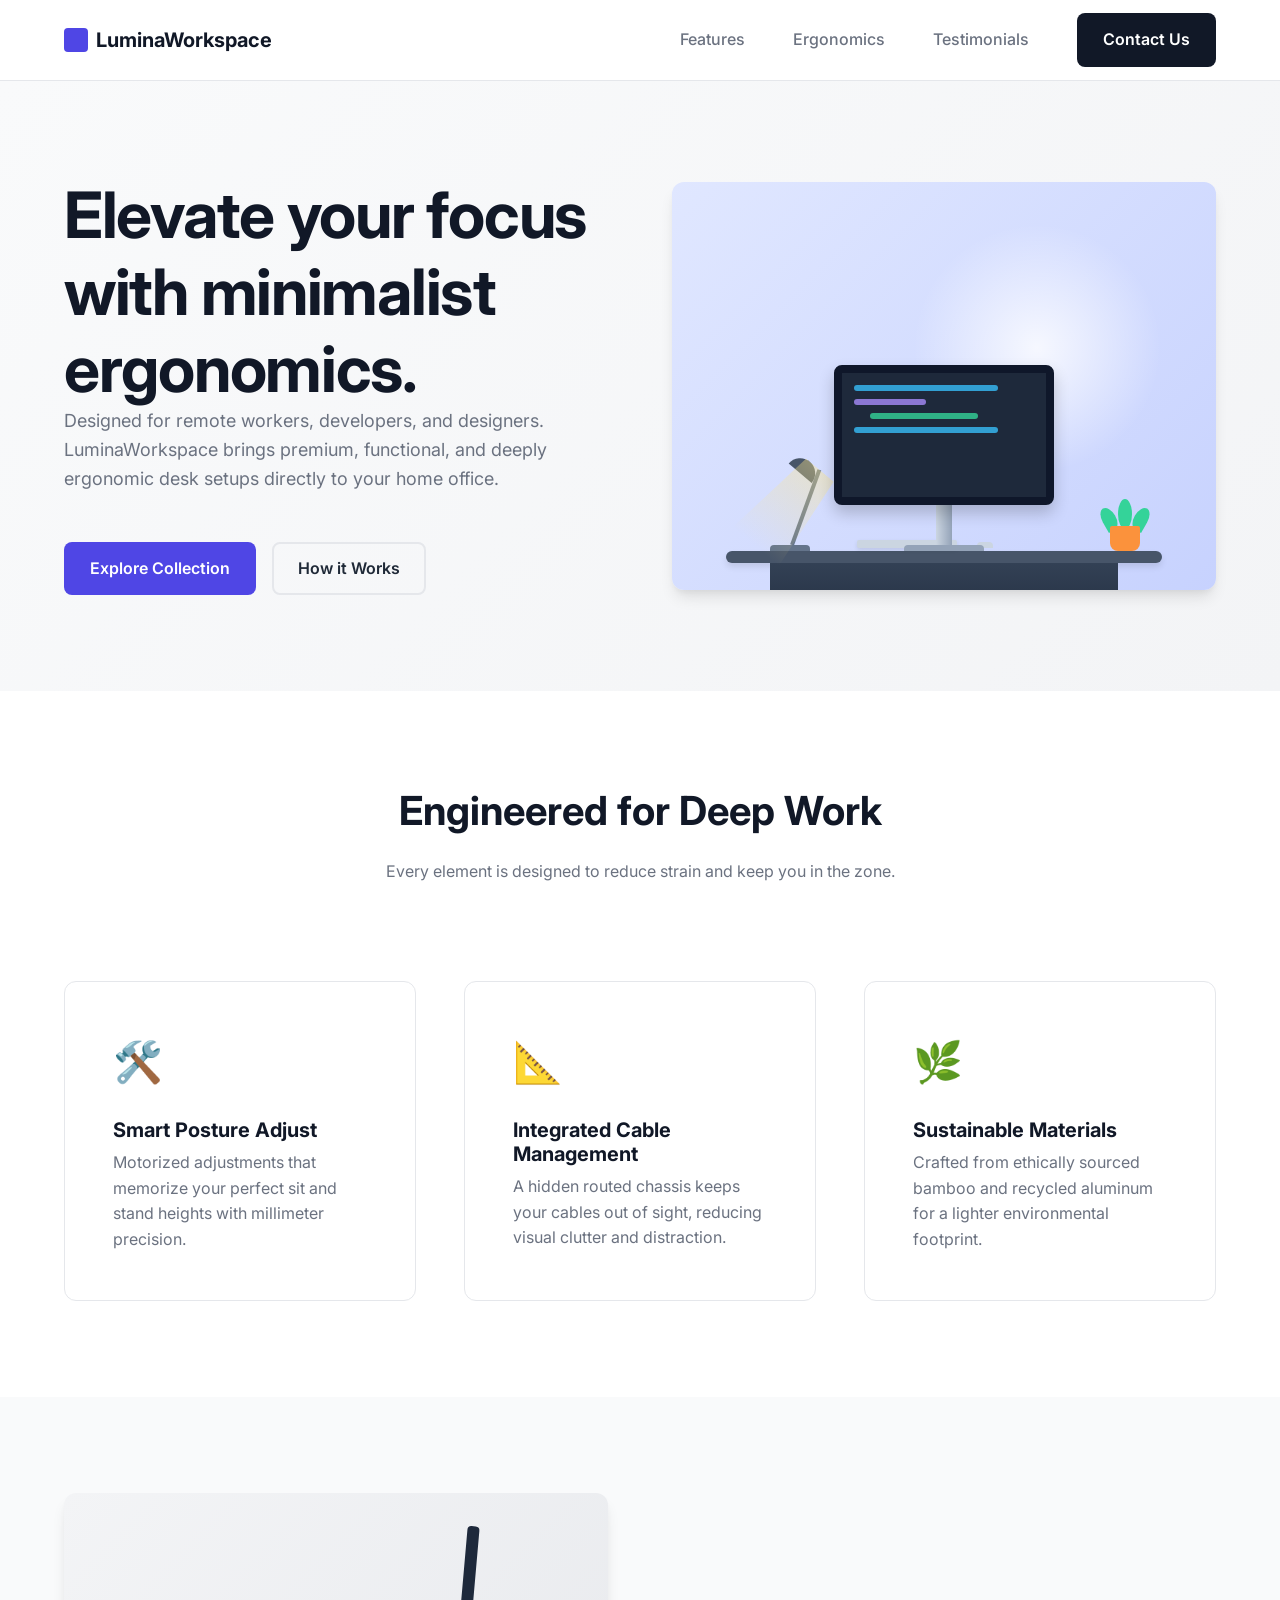
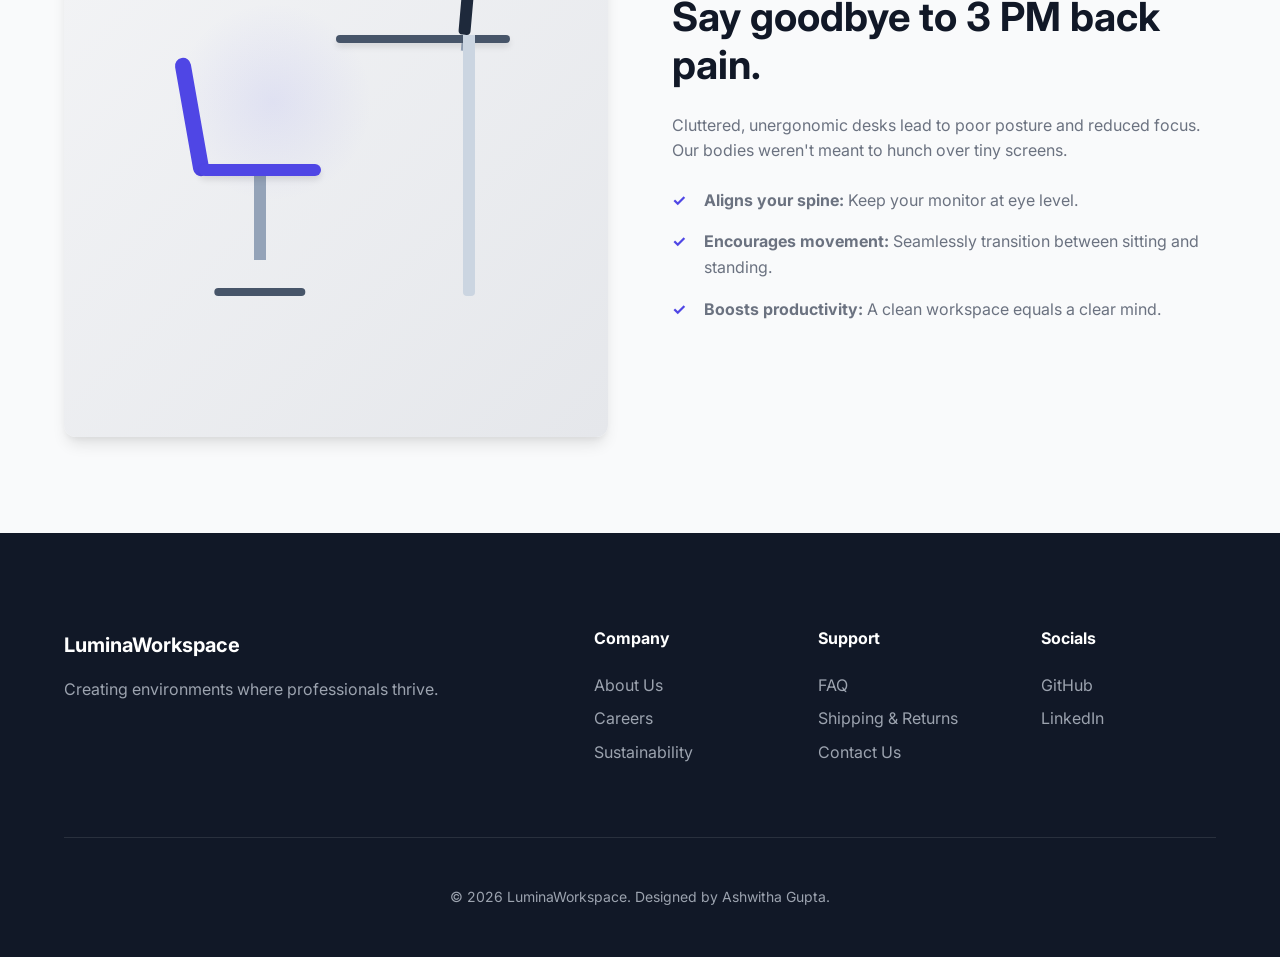
<file: WebDev-L1-LandingPage/index.html>
<!DOCTYPE html>
<html lang="en">
<head>
    <meta charset="UTF-8">
    <meta name="viewport" content="width=device-width, initial-scale=1.0">
    <title>LuminaWorkspace — Elevate Your Focus</title>
    <meta name="description" content="Premium ergonomic workspace desk and accessories built for professionals.">
    <link rel="stylesheet" href="css/style.css">
    <link rel="preconnect" href="https://fonts.googleapis.com">
    <link rel="preconnect" href="https://fonts.gstatic.com" crossorigin>
    <link href="https://fonts.googleapis.com/css2?family=Inter:wght@300;400;500;600;700&display=swap" rel="stylesheet">
</head>
<body>

    <!-- Semantic Header with Sticky Navigation -->
    <header class="site-header">
        <div class="container nav-container">
            <a href="#" class="brand-logo" aria-label="LuminaWorkspace Home">
                <span class="logo-icon" aria-hidden="true"></span>
                LuminaWorkspace
            </a>

            <!-- Mobile Navigation Checkbox Hack (No JS) -->
            <input type="checkbox" id="nav-toggle" class="nav-toggle" aria-label="Toggle navigation menu">
            <label for="nav-toggle" class="nav-toggle-label">
                <span aria-hidden="true"></span>
            </label>

            <nav class="primary-nav">
                <ul class="nav-links">
                    <li><a href="#features">Features</a></li>
                    <li><a href="#ergonomics">Ergonomics</a></li>
                    <li><a href="#testimonials">Testimonials</a></li>
                    <li><a href="#contact" class="btn btn-secondary">Contact Us</a></li>
                </ul>
            </nav>
        </div>
    </header>

    <main>
        <!-- Hero Section -->
        <section class="hero-section" id="hero">
            <div class="container hero-container">
                <div class="hero-content">
                    <h1>Elevate your focus with minimalist ergonomics.</h1>
                    <p class="subheadline">Designed for remote workers, developers, and designers. LuminaWorkspace brings premium, functional, and deeply ergonomic desk setups directly to your home office.</p>
                    <div class="hero-actions">
                        <a href="#collection" class="btn btn-primary">Explore Collection</a>
                        <a href="#features" class="btn btn-outline">How it Works</a>
                    </div>
                </div>
                <div class="hero-image-wrapper">
                    <div class="css-illustration" aria-label="A modern ergonomic desk setup with a monitor, keyboard, and plant">
                        <div class="illust-bg"></div>
                        <div class="illust-setup">
                            <div class="lamp">
                                <div class="lamp-head"></div>
                                <div class="lamp-arm"></div>
                                <div class="lamp-base"></div>
                                <div class="lamp-light"></div>
                            </div>
                            <div class="monitor">
                                <div class="screen">
                                    <div class="code-lines">
                                        <div class="line"></div>
                                        <div class="line short"></div>
                                        <div class="line indented"></div>
                                        <div class="line"></div>
                                    </div>
                                </div>
                                <div class="stand-neck"></div>
                                <div class="stand-base"></div>
                            </div>
                            <div class="plant">
                                <div class="leaf left"></div>
                                <div class="leaf right"></div>
                                <div class="leaf center"></div>
                                <div class="pot"></div>
                            </div>
                            <div class="keyboard"></div>
                            <div class="mouse"></div>
                            <div class="desk">
                                <div class="surface"></div>
                            </div>
                        </div>
                    </div>
                </div>
            </div>
        </section>

        <!-- Content Section 1: Features -->
        <section class="features-section" id="features">
            <div class="container">
                <div class="section-heading">
                    <h2>Engineered for Deep Work</h2>
                    <p>Every element is designed to reduce strain and keep you in the zone.</p>
                </div>
                <div class="features-grid">
                    <article class="feature-card">
                        <div class="feature-icon" aria-hidden="true">🛠️</div>
                        <h3>Smart Posture Adjust</h3>
                        <p>Motorized adjustments that memorize your perfect sit and stand heights with millimeter precision.</p>
                    </article>
                    <article class="feature-card">
                        <div class="feature-icon" aria-hidden="true">📐</div>
                        <h3>Integrated Cable Management</h3>
                        <p>A hidden routed chassis keeps your cables out of sight, reducing visual clutter and distraction.</p>
                    </article>
                    <article class="feature-card">
                        <div class="feature-icon" aria-hidden="true">🌿</div>
                        <h3>Sustainable Materials</h3>
                        <p>Crafted from ethically sourced bamboo and recycled aluminum for a lighter environmental footprint.</p>
                    </article>
                </div>
            </div>
        </section>

        <!-- Content Section 2: Problem/Solution (Ergonomics) -->
        <section class="split-section" id="ergonomics">
            <div class="container split-container">
                <div class="split-image-wrapper">
                    <div class="ergo-illustration" aria-label="Illustration of an ergonomic chair and desk setup indicating proper posture">
                        <div class="ergo-bg"></div>
                        <div class="ergo-setup">
                            <div class="ergo-desk">
                                <div class="ergo-monitor"></div>
                                <div class="ergo-surface"></div>
                                <div class="ergo-leg"></div>
                            </div>
                            <div class="ergo-chair">
                                <div class="chair-back"></div>
                                <div class="chair-seat"></div>
                                <div class="chair-base"></div>
                                <div class="chair-wheels"></div>
                            </div>
                        </div>
                    </div>
                </div>
                <div class="split-content">
                    <h2>Say goodbye to 3 PM back pain.</h2>
                    <p>Cluttered, unergonomic desks lead to poor posture and reduced focus. Our bodies weren't meant to hunch over tiny screens.</p>
                    <ul class="benefit-list">
                        <li><strong>Aligns your spine:</strong> Keep your monitor at eye level.</li>
                        <li><strong>Encourages movement:</strong> Seamlessly transition between sitting and standing.</li>
                        <li><strong>Boosts productivity:</strong> A clean workspace equals a clear mind.</li>
                    </ul>
                </div>
            </div>
        </section>
    </main>

    <!-- Semantic Footer -->
    <footer class="site-footer" id="contact">
        <div class="container footer-container">
            <div class="footer-brand">
                <a href="#" class="brand-logo footer-logo">LuminaWorkspace</a>
                <p>Creating environments where professionals thrive.</p>
            </div>
            <div class="footer-links">
                <div class="link-group">
                    <h4>Company</h4>
                    <ul>
                        <li><a href="#">About Us</a></li>
                        <li><a href="#">Careers</a></li>
                        <li><a href="#">Sustainability</a></li>
                    </ul>
                </div>
                <div class="link-group">
                    <h4>Support</h4>
                    <ul>
                        <li><a href="#">FAQ</a></li>
                        <li><a href="#">Shipping & Returns</a></li>
                        <li><a href="#">Contact Us</a></li>
                    </ul>
                </div>
                <div class="link-group">
                    <h4>Socials</h4>
                    <ul>
                        <li><a href="https://github.com/Ashwitha0818" target="_blank" rel="noopener noreferrer" aria-label="Visit Ashwitha Gupta on GitHub">GitHub</a></li>
                        <li><a href="https://www.linkedin.com/in/bonagiri-ashwitha-gupta-0b6493372" target="_blank" rel="noopener noreferrer" aria-label="Visit Ashwitha Gupta on LinkedIn">LinkedIn</a></li>
                    </ul>
                </div>
            </div>
        </div>
        <div class="container footer-bottom">
            <p>&copy; 2026 LuminaWorkspace. Designed by Ashwitha Gupta.</p>
        </div>
    </footer>

</body>
</html>
</file>
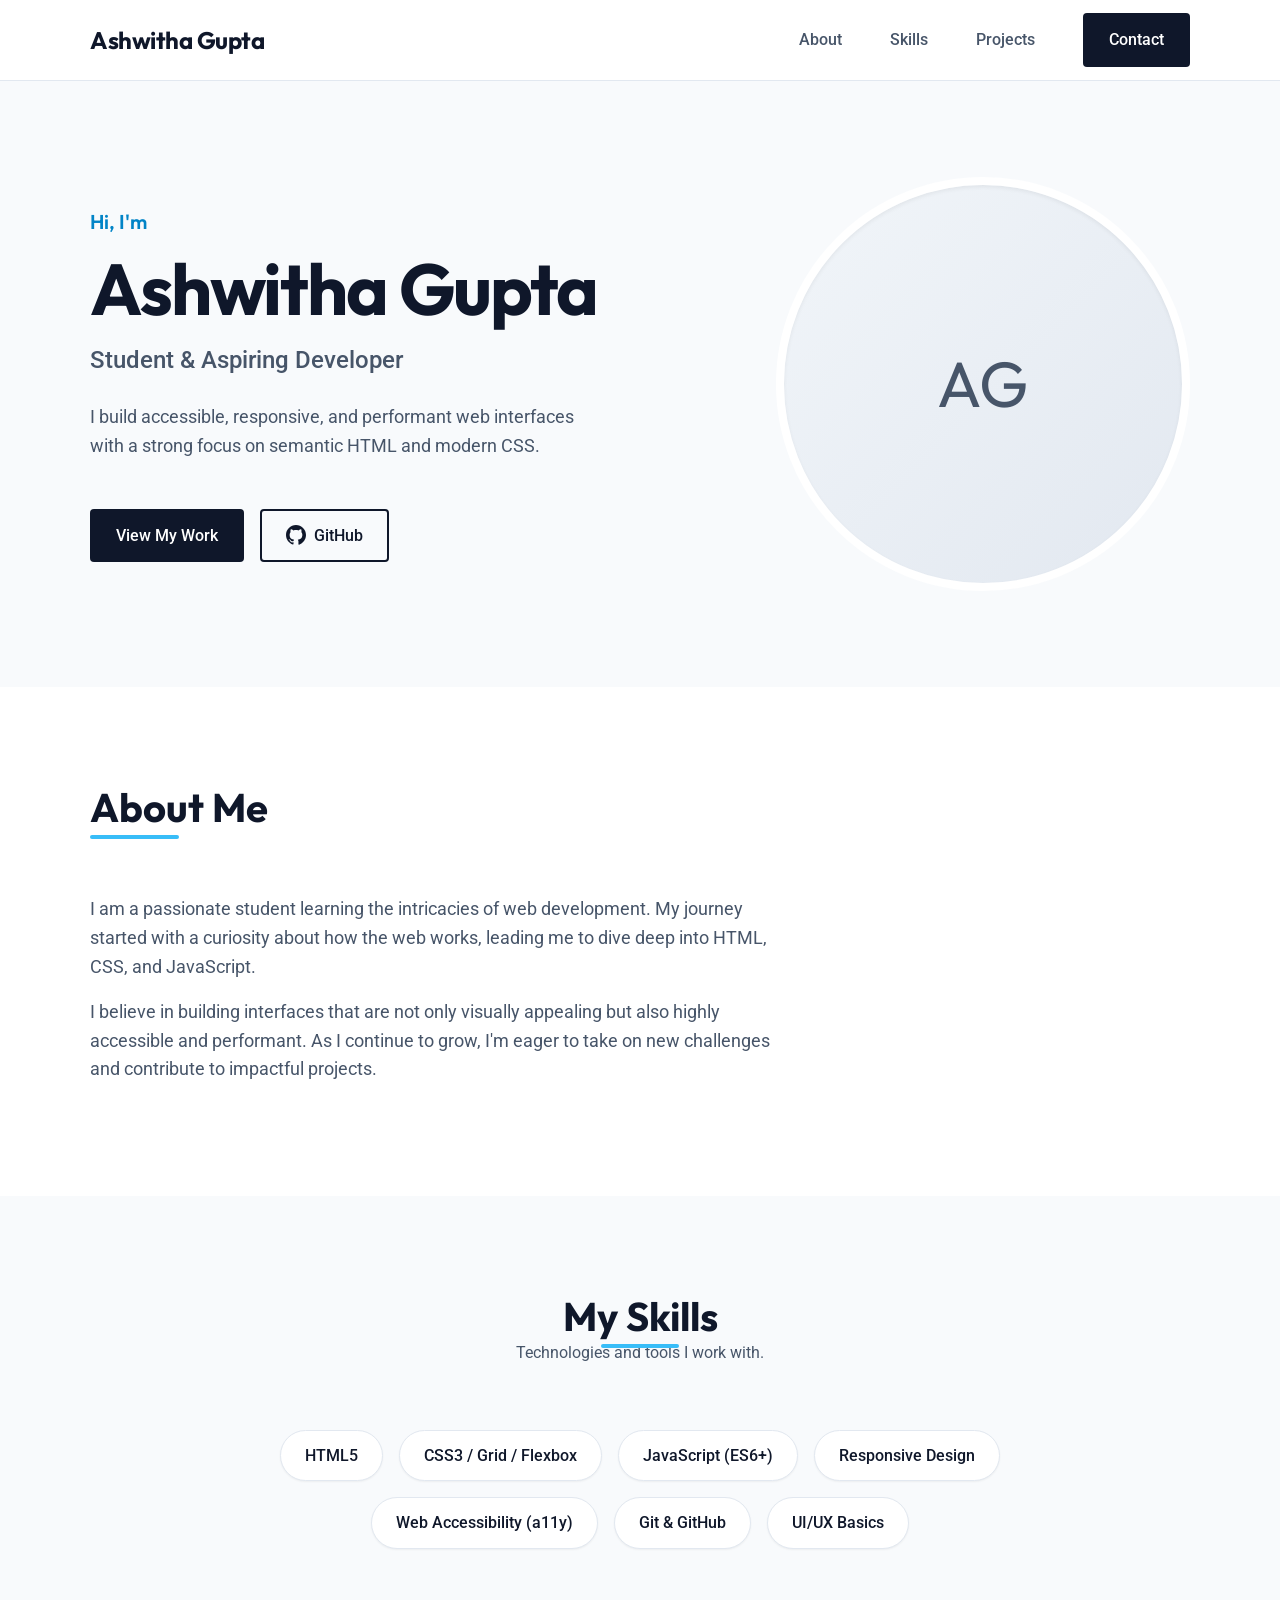
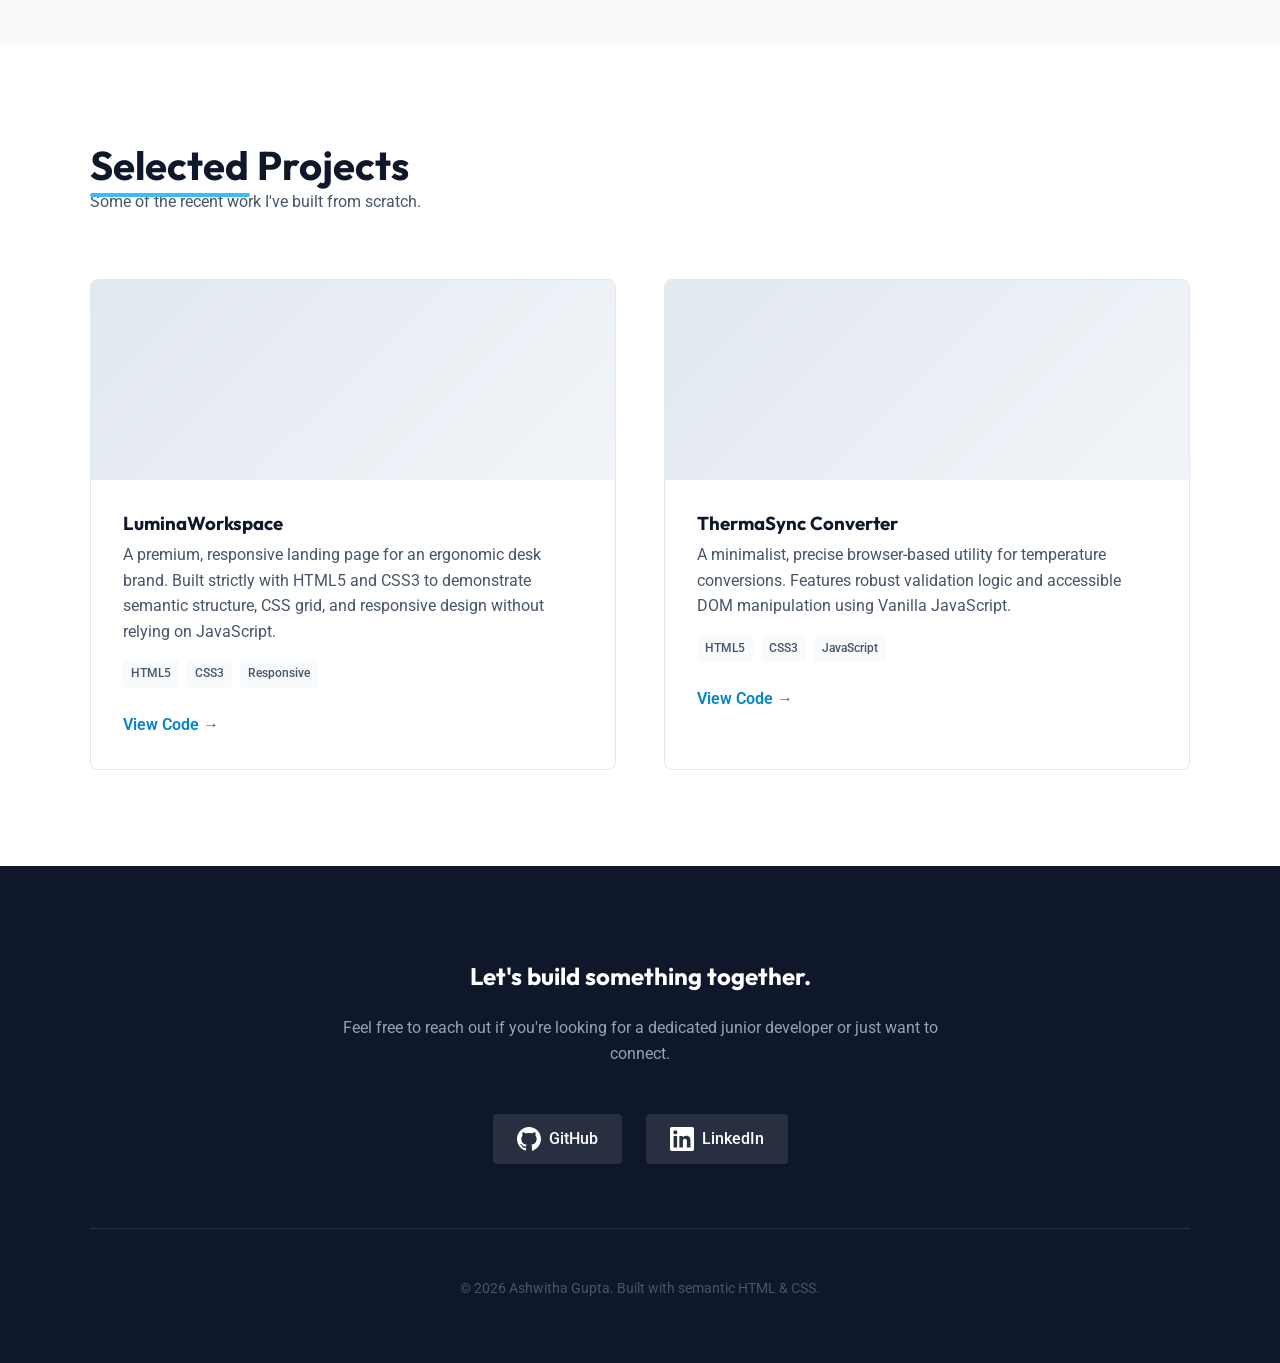
<file: WebDev-L1-PersonalPortfolio/index.html>
<!DOCTYPE html>
<html lang="en">
<head>
    <meta charset="UTF-8">
    <meta name="viewport" content="width=device-width, initial-scale=1.0">
    <title>Ashwitha Gupta | Aspiring Developer</title>
    <meta name="description" content="Personal portfolio of Ashwitha Gupta, a student and aspiring web developer.">
    <link rel="stylesheet" href="css/style.css">
    <link rel="preconnect" href="https://fonts.googleapis.com">
    <link rel="preconnect" href="https://fonts.gstatic.com" crossorigin>
    <link href="https://fonts.googleapis.com/css2?family=Outfit:wght@400;600;700&family=Roboto:wght@300;400;500&display=swap" rel="stylesheet">
</head>
<body>

    <!-- Header Navigation -->
    <header class="site-header">
        <div class="container nav-container">
            <a href="#" class="brand-logo" aria-label="Ashwitha Gupta Home">Ashwitha Gupta</a>
            
            <input type="checkbox" id="nav-toggle" class="nav-toggle" aria-label="Toggle Navigation">
            <label for="nav-toggle" class="nav-toggle-label">
                <span aria-hidden="true"></span>
            </label>

            <nav class="primary-nav">
                <ul class="nav-links">
                    <li><a href="#about">About</a></li>
                    <li><a href="#skills">Skills</a></li>
                    <li><a href="#projects">Projects</a></li>
                    <li><a href="#contact" class="btn btn-primary">Contact</a></li>
                </ul>
            </nav>
        </div>
    </header>

    <main>
        <!-- Hero Section -->
        <section class="hero-section" id="hero">
            <div class="container hero-container">
                <div class="hero-content">
                    <p class="greeting">Hi, I'm</p>
                    <h1>Ashwitha Gupta</h1>
                    <p class="role">Student & Aspiring Developer</p>
                    <p class="hero-desc">I build accessible, responsive, and performant web interfaces with a strong focus on semantic HTML and modern CSS.</p>
                    
                    <div class="hero-actions">
                        <a href="#projects" class="btn btn-primary">View My Work</a>
                        <a href="https://github.com/Ashwitha0818" target="_blank" rel="noopener noreferrer" class="btn btn-outline" aria-label="GitHub Profile">
                            <svg aria-hidden="true" width="20" height="20" fill="currentColor" viewBox="0 0 24 24"><path d="M12 0C5.37 0 0 5.373 0 12c0 5.302 3.438 9.8 8.205 11.385.6.113.82-.258.82-.577 0-.285-.01-1.04-.015-2.04-3.338.724-4.042-1.61-4.042-1.61C4.422 18.07 3.633 17.7 3.633 17.7c-1.087-.744.084-.729.084-.729 1.205.084 1.838 1.236 1.838 1.236 1.07 1.835 2.809 1.305 3.495.998.108-.776.417-1.305.76-1.605-2.665-.3-5.466-1.332-5.466-5.93 0-1.31.465-2.38 1.235-3.22-.135-.303-.54-1.523.105-3.176 0 0 1.005-.322 3.3 1.23.96-.267 1.98-.399 3-.405 1.02.006 2.04.138 3 .405 2.28-1.552 3.285-1.23 3.285-1.23.645 1.653.24 2.873.12 3.176.765.84 1.23 1.91 1.23 3.22 0 4.61-2.805 5.625-5.475 5.92.42.36.81 1.096.81 2.22 0 1.606-.015 2.896-.015 3.286 0 .315.21.69.825.57C20.565 21.795 24 17.298 24 12c0-6.627-5.373-12-12-12"/></svg>
                            GitHub
                        </a>
                    </div>
                </div>
                <div class="hero-image-wrapper">
                    <!-- Placeholder avatar using CSS -->
                    <div class="avatar-placeholder" aria-label="Photo of Ashwitha Gupta">
                        <span aria-hidden="true">AG</span>
                    </div>
                </div>
            </div>
        </section>

        <!-- About Section -->
        <section class="about-section" id="about">
            <div class="container about-container">
                <div class="section-heading">
                    <h2>About Me</h2>
                </div>
                <div class="about-content">
                    <p>I am a passionate student learning the intricacies of web development. My journey started with a curiosity about how the web works, leading me to dive deep into HTML, CSS, and JavaScript.</p>
                    <p>I believe in building interfaces that are not only visually appealing but also highly accessible and performant. As I continue to grow, I'm eager to take on new challenges and contribute to impactful projects.</p>
                </div>
            </div>
        </section>

        <!-- Skills Section -->
        <section class="skills-section" id="skills">
            <div class="container">
                <div class="section-heading text-center">
                    <h2>My Skills</h2>
                    <p>Technologies and tools I work with.</p>
                </div>
                <div class="skills-grid">
                    <div class="skill-pill">HTML5</div>
                    <div class="skill-pill">CSS3 / Grid / Flexbox</div>
                    <div class="skill-pill">JavaScript (ES6+)</div>
                    <div class="skill-pill">Responsive Design</div>
                    <div class="skill-pill">Web Accessibility (a11y)</div>
                    <div class="skill-pill">Git & GitHub</div>
                    <div class="skill-pill">UI/UX Basics</div>
                </div>
            </div>
        </section>

        <!-- Projects Section -->
        <section class="projects-section" id="projects">
            <div class="container">
                <div class="section-heading">
                    <h2>Selected Projects</h2>
                    <p>Some of the recent work I've built from scratch.</p>
                </div>
                <div class="projects-grid">
                    <!-- Project 1 -->
                    <article class="project-card">
                        <div class="project-image-placeholder" aria-label="LuminaWorkspace Project Preview"></div>
                        <div class="project-content">
                            <h3>LuminaWorkspace</h3>
                            <p>A premium, responsive landing page for an ergonomic desk brand. Built strictly with HTML5 and CSS3 to demonstrate semantic structure, CSS grid, and responsive design without relying on JavaScript.</p>
                            <div class="project-tags">
                                <span>HTML5</span>
                                <span>CSS3</span>
                                <span>Responsive</span>
                            </div>
                            <div class="project-links">
                                <a href="https://github.com/Ashwitha0818" class="project-link" target="_blank" rel="noopener noreferrer">View Code &rarr;</a>
                            </div>
                        </div>
                    </article>

                    <!-- Project 2 -->
                    <article class="project-card">
                        <div class="project-image-placeholder" aria-label="ThermaSync Project Preview"></div>
                        <div class="project-content">
                            <h3>ThermaSync Converter</h3>
                            <p>A minimalist, precise browser-based utility for temperature conversions. Features robust validation logic and accessible DOM manipulation using Vanilla JavaScript.</p>
                            <div class="project-tags">
                                <span>HTML5</span>
                                <span>CSS3</span>
                                <span>JavaScript</span>
                            </div>
                            <div class="project-links">
                                <a href="https://github.com/Ashwitha0818" class="project-link" target="_blank" rel="noopener noreferrer">View Code &rarr;</a>
                            </div>
                        </div>
                    </article>
                </div>
            </div>
        </section>
    </main>

    <!-- Footer / Contact -->
    <footer class="site-footer" id="contact">
        <div class="container footer-container">
            <div class="footer-cta">
                <h2>Let's build something together.</h2>
                <p>Feel free to reach out if you're looking for a dedicated junior developer or just want to connect.</p>
            </div>
            <div class="social-links">
                <a href="https://github.com/Ashwitha0818" class="social-btn" target="_blank" rel="noopener noreferrer">
                    <svg aria-hidden="true" width="24" height="24" fill="currentColor" viewBox="0 0 24 24"><path d="M12 0C5.37 0 0 5.373 0 12c0 5.302 3.438 9.8 8.205 11.385.6.113.82-.258.82-.577 0-.285-.01-1.04-.015-2.04-3.338.724-4.042-1.61-4.042-1.61C4.422 18.07 3.633 17.7 3.633 17.7c-1.087-.744.084-.729.084-.729 1.205.084 1.838 1.236 1.838 1.236 1.07 1.835 2.809 1.305 3.495.998.108-.776.417-1.305.76-1.605-2.665-.3-5.466-1.332-5.466-5.93 0-1.31.465-2.38 1.235-3.22-.135-.303-.54-1.523.105-3.176 0 0 1.005-.322 3.3 1.23.96-.267 1.98-.399 3-.405 1.02.006 2.04.138 3 .405 2.28-1.552 3.285-1.23 3.285-1.23.645 1.653.24 2.873.12 3.176.765.84 1.23 1.91 1.23 3.22 0 4.61-2.805 5.625-5.475 5.92.42.36.81 1.096.81 2.22 0 1.606-.015 2.896-.015 3.286 0 .315.21.69.825.57C20.565 21.795 24 17.298 24 12c0-6.627-5.373-12-12-12"/></svg>
                    GitHub
                </a>
                <a href="https://www.linkedin.com/in/bonagiri-ashwitha-gupta-0b6493372" class="social-btn" target="_blank" rel="noopener noreferrer">
                    <svg aria-hidden="true" width="24" height="24" fill="currentColor" viewBox="0 0 24 24"><path d="M20.447 20.452h-3.554v-5.569c0-1.328-.027-3.037-1.852-3.037-1.853 0-2.136 1.445-2.136 2.939v5.667H9.351V9h3.414v1.561h.046c.477-.9 1.637-1.85 3.37-1.85 3.601 0 4.267 2.37 4.267 5.455v6.286zM5.337 7.433c-1.144 0-2.063-.926-2.063-2.065 0-1.138.92-2.063 2.063-2.063 1.14 0 2.064.925 2.064 2.063 0 1.139-.924 2.065-2.064 2.065zm1.782 13.019H3.555V9h3.564v11.452zM22.225 0H1.771C.792 0 0 .774 0 1.729v20.542C0 23.227.792 24 1.771 24h20.451C23.2 24 24 23.227 24 22.271V1.729C24 .774 23.2 0 22.222 0h.003z"/></svg>
                    LinkedIn
                </a>
            </div>
        </div>
        <div class="container footer-bottom">
            <p>&copy; 2026 Ashwitha Gupta. Built with semantic HTML & CSS.</p>
        </div>
    </footer>

</body>
</html>
</file>
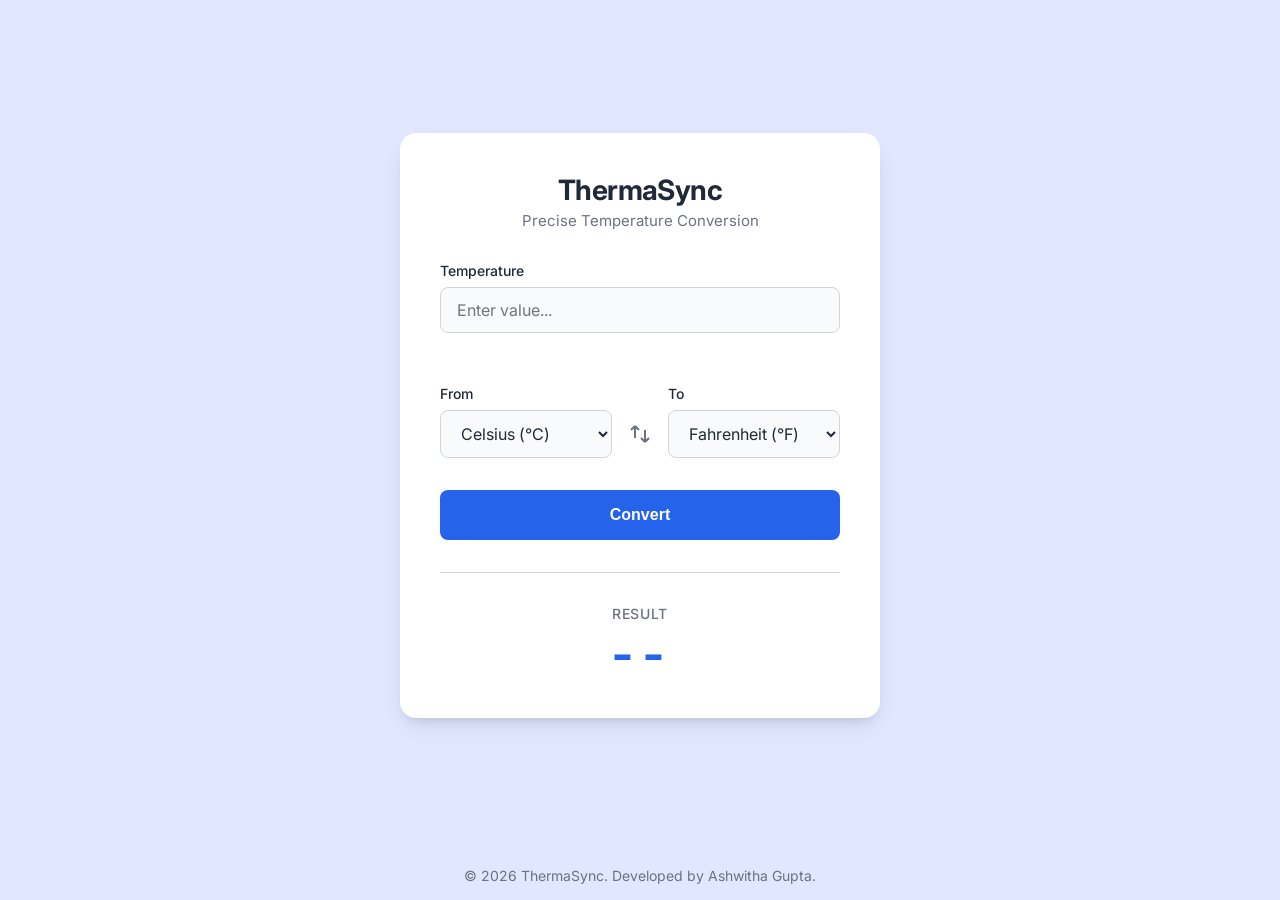
<file: WebDev-L1-TemperatureConverter/index.html>
<!DOCTYPE html>
<html lang="en">
<head>
    <meta charset="UTF-8">
    <meta name="viewport" content="width=device-width, initial-scale=1.0">
    <title>ThermaSync | Precise Temperature Converter</title>
    <meta name="description" content="A minimalist, highly precise temperature conversion utility.">
    <link rel="stylesheet" href="css/style.css">
    <link rel="preconnect" href="https://fonts.googleapis.com">
    <link rel="preconnect" href="https://fonts.gstatic.com" crossorigin>
    <link href="https://fonts.googleapis.com/css2?family=Inter:wght@400;500;600;700&display=swap" rel="stylesheet">
</head>
<body>

    <main class="converter-wrapper">
        <div class="converter-card">
            <header class="converter-header">
                <h1>ThermaSync</h1>
                <p>Precise Temperature Conversion</p>
            </header>

            <form id="converter-form" class="converter-form" novalidate>
                
                <div class="input-group">
                    <label for="temp-input">Temperature</label>
                    <input type="number" id="temp-input" name="temp-input" step="any" placeholder="Enter value..." required aria-describedby="error-message">
                    <!-- Inline error feedback -->
                    <div id="error-message" class="error-message" aria-live="polite"></div>
                </div>

                <div class="controls-group">
                    <div class="select-wrapper">
                        <label for="unit-from">From</label>
                        <select id="unit-from" name="unit-from">
                            <option value="celsius" selected>Celsius (°C)</option>
                            <option value="fahrenheit">Fahrenheit (°F)</option>
                            <option value="kelvin">Kelvin (K)</option>
                        </select>
                    </div>

                    <!-- Visual swap icon (decorative) -->
                    <div class="swap-icon" aria-hidden="true">
                        <svg width="24" height="24" fill="none" stroke="currentColor" stroke-width="2" viewBox="0 0 24 24">
                            <path d="M7 16V4m0 0L3 8m4-4l4 4m6 0v12m0 0l4-4m-4 4l-4-4"/>
                        </svg>
                    </div>

                    <div class="select-wrapper">
                        <label for="unit-to">To</label>
                        <select id="unit-to" name="unit-to">
                            <option value="fahrenheit" selected>Fahrenheit (°F)</option>
                            <option value="celsius">Celsius (°C)</option>
                            <option value="kelvin">Kelvin (K)</option>
                        </select>
                    </div>
                </div>

                <button type="submit" class="btn-convert">Convert</button>

            </form>

            <div class="result-area">
                <p class="result-label">Result</p>
                <!-- ARIA live region for screen readers -->
                <div id="result-display" class="result-display" aria-live="polite">
                    <span class="result-value">--</span>
                    <span class="result-unit"></span>
                </div>
            </div>
            
        </div>
    </main>

    <footer class="app-footer">
        <p>&copy; 2026 ThermaSync. Developed by Ashwitha Gupta.</p>
    </footer>

    <script src="js/script.js"></script>
</body>
</html>
</file>
<file: WebDev-L1-LandingPage/css/style.css>
/* =========================================
   DESIGN SYSTEM & VARIABLES
   ========================================= */
:root {
    /* Colors */
    --clr-primary: #111827;
    --clr-primary-hover: #1f2937;
    --clr-secondary: #4F46E5;
    --clr-secondary-hover: #4338ca;
    --clr-background: #F9FAFB;
    --clr-surface: #FFFFFF;
    --clr-text-primary: #1F2937;
    --clr-text-secondary: #6B7280;
    --clr-border: #E5E7EB;
    
    /* Typography */
    --font-sans: 'Inter', sans-serif;
    
    /* Spacing */
    --spacing-1: 0.25rem;
    --spacing-2: 0.5rem;
    --spacing-3: 1rem;
    --spacing-4: 1.5rem;
    --spacing-5: 2rem;
    --spacing-6: 3rem;
    --spacing-8: 4rem;
    --spacing-12: 6rem;
    
    /* Radii & Shadows */
    --radius-sm: 4px;
    --radius-md: 8px;
    --radius-lg: 12px;
    --shadow-sm: 0 1px 2px 0 rgba(0, 0, 0, 0.05);
    --shadow-md: 0 4px 6px -1px rgba(0, 0, 0, 0.1), 0 2px 4px -1px rgba(0, 0, 0, 0.06);
    --shadow-lg: 0 10px 15px -3px rgba(0, 0, 0, 0.1), 0 4px 6px -2px rgba(0, 0, 0, 0.05);
    
    /* Transitions */
    --transition-fast: 150ms ease-in-out;
    --transition-base: 250ms ease-in-out;
}

/* =========================================
   RESET & BASE
   ========================================= */
*, *::before, *::after {
    box-sizing: border-box;
    margin: 0;
    padding: 0;
}

html {
    scroll-behavior: smooth;
}

body {
    font-family: var(--font-sans);
    background-color: var(--clr-background);
    color: var(--clr-text-primary);
    line-height: 1.6;
    -webkit-font-smoothing: antialiased;
}

img {
    max-width: 100%;
    display: block;
}

a {
    color: inherit;
    text-decoration: none;
    transition: color var(--transition-fast);
}

ul {
    list-style: none;
}

.container {
    width: 90%;
    max-width: 1200px;
    margin: 0 auto;
}

/* Focus Accessibility */
*:focus-visible {
    outline: 3px solid var(--clr-secondary);
    outline-offset: 2px;
}

/* =========================================
   TYPOGRAPHY
   ========================================= */
h1, h2, h3, h4 {
    color: var(--clr-primary);
    line-height: 1.2;
    font-weight: 700;
}

h1 { font-size: clamp(2.5rem, 5vw, 4rem); letter-spacing: -0.02em; }
h2 { font-size: clamp(2rem, 4vw, 2.5rem); margin-bottom: var(--spacing-4); }
h3 { font-size: 1.25rem; margin-bottom: var(--spacing-2); }
p { color: var(--clr-text-secondary); margin-bottom: var(--spacing-3); }
p:last-child { margin-bottom: 0; }

/* =========================================
   BUTTONS
   ========================================= */
.btn {
    display: inline-flex;
    align-items: center;
    justify-content: center;
    padding: 0.75rem 1.5rem;
    border-radius: var(--radius-md);
    font-weight: 600;
    cursor: pointer;
    transition: all var(--transition-fast);
    border: 2px solid transparent;
}

.btn-primary {
    background-color: var(--clr-secondary);
    color: #FFF;
}
.btn-primary:hover {
    background-color: var(--clr-secondary-hover);
    transform: translateY(-1px);
    box-shadow: var(--shadow-md);
}

.btn-outline {
    background-color: transparent;
    border-color: var(--clr-border);
    color: var(--clr-text-primary);
}
.btn-outline:hover {
    border-color: var(--clr-secondary);
    color: var(--clr-secondary);
}

.btn-secondary {
    background-color: var(--clr-primary);
    color: #FFF;
}
.btn-secondary:hover {
    background-color: var(--clr-primary-hover);
}

/* =========================================
   HEADER & NAVIGATION
   ========================================= */
.site-header {
    background-color: rgba(255, 255, 255, 0.95);
    backdrop-filter: blur(8px);
    position: sticky;
    top: 0;
    z-index: 1000;
    border-bottom: 1px solid var(--clr-border);
}

.nav-container {
    display: flex;
    justify-content: space-between;
    align-items: center;
    height: 80px;
}

.brand-logo {
    font-size: 1.25rem;
    font-weight: 700;
    color: var(--clr-primary);
    display: flex;
    align-items: center;
    gap: 0.5rem;
}

.logo-icon {
    width: 24px;
    height: 24px;
    background-color: var(--clr-secondary);
    border-radius: 4px;
}

.primary-nav .nav-links {
    display: flex;
    gap: var(--spacing-6);
    align-items: center;
}

.nav-links a:not(.btn) {
    font-weight: 500;
    color: var(--clr-text-secondary);
}

.nav-links a:not(.btn):hover {
    color: var(--clr-secondary);
}

/* Mobile Nav (No JS Checkbox Hack) */
.nav-toggle, .nav-toggle-label {
    display: none;
}

@media (max-width: 768px) {
    .nav-toggle-label {
        display: block;
        cursor: pointer;
        padding: 0.5rem;
    }
    
    .nav-toggle-label span,
    .nav-toggle-label span::before,
    .nav-toggle-label span::after {
        display: block;
        background: var(--clr-primary);
        height: 2px;
        width: 24px;
        border-radius: 2px;
        position: relative;
        transition: all var(--transition-fast);
    }
    
    .nav-toggle-label span::before,
    .nav-toggle-label span::after {
        content: '';
        position: absolute;
    }
    
    .nav-toggle-label span::before { bottom: 7px; }
    .nav-toggle-label span::after { top: 7px; }
    
    .primary-nav {
        position: absolute;
        top: 100%;
        left: 0;
        width: 100%;
        background: var(--clr-surface);
        border-bottom: 1px solid var(--clr-border);
        max-height: 0;
        overflow: hidden;
        transition: max-height var(--transition-base);
    }
    
    .nav-toggle:checked ~ .primary-nav {
        max-height: 400px;
    }
    
    .nav-toggle:checked ~ .nav-toggle-label span {
        background: transparent;
    }
    .nav-toggle:checked ~ .nav-toggle-label span::before {
        transform: rotate(45deg);
        bottom: 0;
    }
    .nav-toggle:checked ~ .nav-toggle-label span::after {
        transform: rotate(-45deg);
        top: 0;
    }

    .primary-nav .nav-links {
        flex-direction: column;
        gap: 0;
    }
    
    .primary-nav .nav-links li {
        width: 100%;
    }
    
    .primary-nav .nav-links a {
        display: block;
        padding: var(--spacing-4);
        text-align: center;
        border-bottom: 1px solid var(--clr-background);
    }
    
    .primary-nav .nav-links .btn {
        margin: var(--spacing-4);
        display: block;
    }
}

/* =========================================
   HERO SECTION
   ========================================= */
.hero-section {
    padding: var(--spacing-12) 0;
    background: linear-gradient(135deg, #F9FAFB 0%, #F3F4F6 100%);
}

.hero-container {
    display: grid;
    grid-template-columns: 1fr 1fr;
    gap: var(--spacing-8);
    align-items: center;
}

.hero-content {
    max-width: 600px;
}

.subheadline {
    font-size: 1.125rem;
    margin-bottom: var(--spacing-6);
}

.hero-actions {
    display: flex;
    gap: var(--spacing-3);
}

.css-illustration {
    position: relative;
    width: 100%;
    aspect-ratio: 4/3;
    background: linear-gradient(135deg, #e0e7ff 0%, #c7d2fe 100%);
    border-radius: var(--radius-lg);
    box-shadow: var(--shadow-lg);
    overflow: hidden;
    display: flex;
    justify-content: center;
    align-items: flex-end;
}

.illust-bg {
    position: absolute;
    width: 250px;
    height: 250px;
    background: radial-gradient(circle, rgba(255,255,255,0.8) 0%, rgba(255,255,255,0) 70%);
    top: 10%;
    right: 10%;
    border-radius: 50%;
}

.illust-setup {
    position: relative;
    width: 80%;
    height: 60%;
    margin-bottom: 5%;
}

.desk {
    position: absolute;
    bottom: 0;
    width: 100%;
    height: 12px;
    background: #475569;
    border-radius: 6px;
    box-shadow: 0 4px 6px rgba(0,0,0,0.1);
    z-index: 10;
}
.desk::after {
    content: '';
    position: absolute;
    top: 12px;
    left: 10%;
    width: 80%;
    height: 80px;
    background: linear-gradient(to bottom, #334155, #1e293b);
    border-radius: 0 0 4px 4px;
    z-index: 9;
}

.monitor {
    position: absolute;
    bottom: 12px;
    left: 50%;
    transform: translateX(-50%);
    display: flex;
    flex-direction: column;
    align-items: center;
    z-index: 15;
}

.stand-base {
    width: 80px;
    height: 6px;
    background: #94a3b8;
    border-radius: 4px 4px 0 0;
}

.stand-neck {
    width: 16px;
    height: 40px;
    background: linear-gradient(to right, #cbd5e1, #94a3b8);
}

.screen {
    width: 220px;
    height: 140px;
    background: #1e293b;
    border: 8px solid #0f172a;
    border-radius: 8px;
    box-shadow: 0 8px 16px rgba(0,0,0,0.2);
    padding: 12px;
    position: relative;
    overflow: hidden;
}

.code-lines {
    display: flex;
    flex-direction: column;
    gap: 8px;
    opacity: 0.8;
}

.code-lines .line {
    height: 6px;
    background: #38bdf8;
    border-radius: 3px;
    width: 80%;
}
.code-lines .line.short {
    width: 40%;
    background: #a78bfa;
}
.code-lines .line.indented {
    width: 60%;
    margin-left: 16px;
    background: #34d399;
}

.keyboard {
    position: absolute;
    bottom: 15px;
    left: 30%;
    width: 100px;
    height: 8px;
    background: #cbd5e1;
    border-radius: 2px;
    z-index: 11;
    box-shadow: 0 2px 4px rgba(0,0,0,0.1);
}

.mouse {
    position: absolute;
    bottom: 15px;
    left: calc(30% + 120px);
    width: 16px;
    height: 6px;
    background: #cbd5e1;
    border-radius: 4px 4px 0 0;
    z-index: 11;
}

.plant {
    position: absolute;
    bottom: 12px;
    right: 5%;
    z-index: 15;
    display: flex;
    flex-direction: column;
    align-items: center;
}

.pot {
    width: 30px;
    height: 25px;
    background: #fb923c;
    border-radius: 2px 2px 8px 8px;
    position: relative;
    z-index: 2;
}

.leaf {
    position: absolute;
    width: 14px;
    height: 24px;
    background: #34d399;
    border-radius: 50% 50% 50% 0;
    bottom: 20px;
    z-index: 1;
}

.leaf.left {
    transform: rotate(-30deg);
    left: -8px;
}
.leaf.right {
    transform: rotate(30deg) scaleX(-1);
    right: -8px;
}
.leaf.center {
    height: 30px;
    bottom: 22px;
    border-radius: 50%;
}

.lamp {
    position: absolute;
    bottom: 12px;
    left: 10%;
    z-index: 15;
}

.lamp-base {
    width: 40px;
    height: 6px;
    background: #64748b;
    border-radius: 4px 4px 0 0;
    margin: 0 auto;
}

.lamp-arm {
    width: 4px;
    height: 80px;
    background: #64748b;
    margin-left: 20px;
    transform: rotate(20deg);
    transform-origin: bottom;
}

.lamp-head {
    width: 30px;
    height: 15px;
    background: #475569;
    border-radius: 15px 15px 0 0;
    position: absolute;
    top: -5px;
    left: 20px;
    transform: rotate(40deg);
}

.lamp-light {
    position: absolute;
    top: 5px;
    left: 20px;
    width: 60px;
    height: 100px;
    background: linear-gradient(to bottom, rgba(253,230,138,0.4), transparent);
    transform: rotate(40deg);
    transform-origin: top center;
    clip-path: polygon(20% 0, 80% 0, 100% 100%, 0 100%);
    pointer-events: none;
}

/* Adjust sizes for smaller screens */
@media (max-width: 480px) {
    .screen {
        width: 160px;
        height: 100px;
    }
    .keyboard {
        left: 20%;
        width: 80px;
    }
    .mouse {
        left: calc(20% + 90px);
        width: 12px;
    }
    .lamp {
        left: 0;
    }
    .plant {
        right: 0;
    }
}

@media (max-width: 768px) {
    .hero-container {
        grid-template-columns: 1fr;
        text-align: center;
    }
    .hero-actions {
        justify-content: center;
    }
    .hero-section {
        padding: var(--spacing-8) 0;
    }
}

/* =========================================
   FEATURES SECTION
   ========================================= */
.features-section {
    padding: var(--spacing-12) 0;
    background-color: var(--clr-surface);
}

.section-heading {
    text-align: center;
    max-width: 700px;
    margin: 0 auto var(--spacing-12);
}

.features-grid {
    display: grid;
    grid-template-columns: repeat(auto-fit, minmax(300px, 1fr));
    gap: var(--spacing-6);
}

.feature-card {
    padding: var(--spacing-6);
    border: 1px solid var(--clr-border);
    border-radius: var(--radius-lg);
    background-color: var(--clr-surface);
    transition: box-shadow var(--transition-base), transform var(--transition-base);
}

.feature-card:hover {
    box-shadow: var(--shadow-md);
    transform: translateY(-4px);
}

.feature-icon {
    font-size: 2.5rem;
    margin-bottom: var(--spacing-4);
    display: inline-block;
}

/* =========================================
   SPLIT SECTION
   ========================================= */
.split-section {
    padding: var(--spacing-12) 0;
    background-color: var(--clr-background);
}

.split-container {
    display: grid;
    grid-template-columns: 1fr 1fr;
    gap: var(--spacing-8);
    align-items: center;
}

.ergo-illustration {
    background: linear-gradient(135deg, #f3f4f6 0%, #e5e7eb 100%);
    aspect-ratio: 1/1;
    border-radius: var(--radius-lg);
    box-shadow: var(--shadow-lg);
    display: flex;
    justify-content: center;
    align-items: center;
    position: relative;
    overflow: hidden;
}

.ergo-bg {
    position: absolute;
    width: 200px;
    height: 200px;
    background: radial-gradient(circle, rgba(99,102,241,0.1) 0%, transparent 70%);
    top: 20%;
    left: 20%;
}

.ergo-setup {
    position: relative;
    width: 80%;
    height: 80%;
}

.ergo-desk {
    position: absolute;
    right: 10%;
    bottom: 20%;
    width: 40%;
    height: 100%;
}

.ergo-surface {
    position: absolute;
    top: 40%;
    width: 100%;
    height: 8px;
    background: #475569;
    border-radius: 4px;
    box-shadow: 0 4px 6px rgba(0,0,0,0.1);
}

.ergo-leg {
    position: absolute;
    top: 40%;
    right: 20%;
    width: 12px;
    height: 60%;
    background: #cbd5e1;
    border-radius: 0 0 4px 4px;
}

.ergo-monitor {
    position: absolute;
    top: 15%;
    right: 20%;
    width: 12px;
    height: 25%;
    background: #1e293b;
    border-radius: 4px;
    transform: rotate(5deg);
}
.ergo-monitor::after {
    content: '';
    position: absolute;
    bottom: -15%;
    left: 50%;
    transform: translateX(-50%);
    width: 4px;
    height: 15%;
    background: #94a3b8;
}

.ergo-chair {
    position: absolute;
    left: 15%;
    bottom: 20%;
    width: 35%;
    height: 55%;
}

.chair-seat {
    position: absolute;
    top: 45%;
    left: 10%;
    width: 80%;
    height: 12px;
    background: var(--clr-secondary);
    border-radius: 6px;
    z-index: 2;
    box-shadow: 0 4px 6px rgba(0,0,0,0.1);
}

.chair-back {
    position: absolute;
    top: 0;
    left: 0;
    width: 16px;
    height: 50%;
    background: var(--clr-secondary);
    border-radius: 8px;
    transform: rotate(-10deg);
}

.chair-base {
    position: absolute;
    top: 45%;
    left: 50%;
    transform: translateX(-50%);
    width: 12px;
    height: 40%;
    background: #94a3b8;
}

.chair-wheels {
    position: absolute;
    bottom: 0;
    left: 50%;
    transform: translateX(-50%);
    width: 60%;
    height: 8px;
    background: #475569;
    border-radius: 4px;
}

.benefit-list {
    margin-top: var(--spacing-4);
}

.benefit-list li {
    position: relative;
    padding-left: var(--spacing-5);
    margin-bottom: var(--spacing-3);
    color: var(--clr-text-secondary);
}

.benefit-list li::before {
    content: '✓';
    position: absolute;
    left: 0;
    color: var(--clr-secondary);
    font-weight: bold;
}

@media (max-width: 768px) {
    .split-container {
        grid-template-columns: 1fr;
    }
    /* Reverse order on mobile to show text first */
    .split-image-wrapper {
        order: 2;
    }
    .split-content {
        order: 1;
    }
}

/* =========================================
   FOOTER
   ========================================= */
.site-footer {
    background-color: var(--clr-primary);
    color: #F9FAFB;
    padding: var(--spacing-12) 0 var(--spacing-6);
}

.site-footer p {
    color: #9CA3AF;
}

.site-footer a {
    color: #9CA3AF;
}

.site-footer a:hover {
    color: #FFF;
}

.footer-container {
    display: grid;
    grid-template-columns: 1.5fr 2fr;
    gap: var(--spacing-8);
    margin-bottom: var(--spacing-8);
}

.footer-brand .brand-logo {
    color: #FFF;
    margin-bottom: var(--spacing-3);
}

.footer-links {
    display: grid;
    grid-template-columns: repeat(3, 1fr);
    gap: var(--spacing-6);
}

.link-group h4 {
    color: #FFF;
    margin-bottom: var(--spacing-4);
    font-size: 1rem;
}

.link-group li {
    margin-bottom: var(--spacing-2);
}

.footer-bottom {
    text-align: center;
    border-top: 1px solid rgba(255, 255, 255, 0.1);
    padding-top: var(--spacing-6);
    font-size: 0.875rem;
}

@media (max-width: 768px) {
    .footer-container {
        grid-template-columns: 1fr;
    }
    .footer-links {
        grid-template-columns: repeat(auto-fit, minmax(120px, 1fr));
    }
}

/* =========================================
   ACCESSIBILITY - REDUCED MOTION
   ========================================= */
@media (prefers-reduced-motion: reduce) {
    *, *::before, *::after {
        animation-duration: 0.01ms !important;
        animation-iteration-count: 1 !important;
        transition-duration: 0.01ms !important;
        scroll-behavior: auto !important;
    }
}
</file>
<file: WebDev-L1-PersonalPortfolio/css/style.css>
/* =========================================
   DESIGN SYSTEM & VARIABLES
   ========================================= */
:root {
    /* Colors */
    --clr-primary: #0F172A; /* Slate 900 */
    --clr-secondary: #38BDF8; /* Sky 400 */
    --clr-secondary-hover: #0284C7; /* Sky 600 */
    --clr-background: #FFFFFF;
    --clr-surface: #F8FAFC; /* Slate 50 */
    --clr-surface-alt: #F1F5F9; /* Slate 100 */
    --clr-text-primary: #0F172A;
    --clr-text-secondary: #475569; /* Slate 600 */
    --clr-border: #E2E8F0; /* Slate 200 */
    
    /* Typography */
    --font-heading: 'Outfit', sans-serif;
    --font-body: 'Roboto', sans-serif;
    
    /* Spacing */
    --spacing-1: 0.25rem;
    --spacing-2: 0.5rem;
    --spacing-3: 1rem;
    --spacing-4: 1.5rem;
    --spacing-5: 2rem;
    --spacing-6: 3rem;
    --spacing-8: 4rem;
    --spacing-12: 6rem;
    
    /* Radii & Shadows */
    --radius-sm: 4px;
    --radius-md: 8px;
    --radius-full: 9999px;
    --shadow-sm: 0 1px 2px 0 rgba(0, 0, 0, 0.05);
    --shadow-md: 0 4px 6px -1px rgba(0, 0, 0, 0.1), 0 2px 4px -1px rgba(0, 0, 0, 0.06);
    
    /* Transitions */
    --transition-fast: 150ms ease-in-out;
}

/* =========================================
   RESET & BASE
   ========================================= */
*, *::before, *::after {
    box-sizing: border-box;
    margin: 0;
    padding: 0;
}

html {
    scroll-behavior: smooth;
    scroll-padding-top: 80px; /* Offset for sticky nav */
}

body {
    font-family: var(--font-body);
    background-color: var(--clr-background);
    color: var(--clr-text-primary);
    line-height: 1.6;
    -webkit-font-smoothing: antialiased;
}

h1, h2, h3, h4, .brand-logo {
    font-family: var(--font-heading);
    font-weight: 700;
    line-height: 1.2;
    color: var(--clr-primary);
}

p {
    color: var(--clr-text-secondary);
    margin-bottom: var(--spacing-3);
}

a {
    color: inherit;
    text-decoration: none;
    transition: color var(--transition-fast);
}

ul {
    list-style: none;
}

.container {
    width: 90%;
    max-width: 1100px;
    margin: 0 auto;
}

/* Focus Accessibility */
*:focus-visible {
    outline: 3px solid var(--clr-secondary);
    outline-offset: 2px;
}

/* =========================================
   TYPOGRAPHY SPECIFICS
   ========================================= */
.section-heading {
    margin-bottom: var(--spacing-8);
}

.section-heading h2 {
    font-size: clamp(2rem, 4vw, 2.5rem);
    position: relative;
    display: inline-block;
}

.section-heading h2::after {
    content: '';
    position: absolute;
    bottom: -8px;
    left: 0;
    width: 50%;
    height: 4px;
    background-color: var(--clr-secondary);
    border-radius: var(--radius-sm);
}

.text-center {
    text-align: center;
}
.text-center h2::after {
    left: 25%;
}

/* =========================================
   BUTTONS
   ========================================= */
.btn {
    display: inline-flex;
    align-items: center;
    gap: 0.5rem;
    padding: 0.75rem 1.5rem;
    border-radius: var(--radius-sm);
    font-weight: 500;
    cursor: pointer;
    transition: all var(--transition-fast);
    border: 2px solid transparent;
}

.btn-primary {
    background-color: var(--clr-primary);
    color: #FFF;
}
.btn-primary:hover {
    background-color: var(--clr-text-secondary);
}

.btn-outline {
    background-color: transparent;
    border-color: var(--clr-primary);
    color: var(--clr-primary);
}
.btn-outline:hover {
    background-color: var(--clr-primary);
    color: #FFF;
}

/* =========================================
   HEADER & NAVIGATION
   ========================================= */
.site-header {
    position: sticky;
    top: 0;
    z-index: 1000;
    background-color: rgba(255, 255, 255, 0.95);
    backdrop-filter: blur(8px);
    border-bottom: 1px solid var(--clr-border);
}

.nav-container {
    display: flex;
    justify-content: space-between;
    align-items: center;
    height: 80px;
}

.brand-logo {
    font-size: 1.5rem;
    letter-spacing: -0.02em;
}

.primary-nav .nav-links {
    display: flex;
    gap: var(--spacing-6);
    align-items: center;
}

.nav-links a:not(.btn) {
    font-weight: 500;
    color: var(--clr-text-secondary);
}

.nav-links a:not(.btn):hover {
    color: var(--clr-primary);
}

/* Mobile Nav Toggle */
.nav-toggle, .nav-toggle-label {
    display: none;
}

@media (max-width: 768px) {
    .nav-toggle-label {
        display: block;
        cursor: pointer;
        padding: 0.5rem;
    }
    
    .nav-toggle-label span,
    .nav-toggle-label span::before,
    .nav-toggle-label span::after {
        display: block;
        background: var(--clr-primary);
        height: 2px;
        width: 24px;
        position: relative;
        transition: all var(--transition-fast);
    }
    
    .nav-toggle-label span::before,
    .nav-toggle-label span::after {
        content: '';
        position: absolute;
    }
    
    .nav-toggle-label span::before { bottom: 8px; }
    .nav-toggle-label span::after { top: 8px; }
    
    .primary-nav {
        position: absolute;
        top: 100%;
        left: 0;
        width: 100%;
        background: var(--clr-background);
        border-bottom: 1px solid var(--clr-border);
        max-height: 0;
        overflow: hidden;
        transition: max-height var(--transition-fast);
    }
    
    .nav-toggle:checked ~ .primary-nav {
        max-height: 350px;
    }
    
    .nav-toggle:checked ~ .nav-toggle-label span {
        background: transparent;
    }
    .nav-toggle:checked ~ .nav-toggle-label span::before {
        transform: rotate(45deg);
        bottom: 0;
    }
    .nav-toggle:checked ~ .nav-toggle-label span::after {
        transform: rotate(-45deg);
        top: 0;
    }

    .primary-nav .nav-links {
        flex-direction: column;
        gap: 0;
    }
    
    .primary-nav .nav-links a {
        display: block;
        padding: var(--spacing-4);
        text-align: center;
        border-bottom: 1px solid var(--clr-surface);
    }
    
    .primary-nav .nav-links .btn {
        margin: var(--spacing-4);
        display: flex;
        justify-content: center;
    }
}

/* =========================================
   HERO SECTION
   ========================================= */
.hero-section {
    padding: var(--spacing-12) 0;
    background-color: var(--clr-surface);
}

.hero-container {
    display: grid;
    grid-template-columns: 1.5fr 1fr;
    gap: var(--spacing-8);
    align-items: center;
}

.greeting {
    font-family: var(--font-heading);
    font-size: 1.25rem;
    font-weight: 600;
    color: var(--clr-secondary-hover);
    margin-bottom: var(--spacing-2);
}

.hero-content h1 {
    font-size: clamp(3rem, 6vw, 4.5rem);
    letter-spacing: -0.03em;
    margin-bottom: var(--spacing-2);
}

.role {
    font-size: 1.5rem;
    font-weight: 500;
    color: var(--clr-text-secondary);
    margin-bottom: var(--spacing-4);
}

.hero-desc {
    font-size: 1.125rem;
    max-width: 500px;
    margin-bottom: var(--spacing-6);
}

.hero-actions {
    display: flex;
    gap: var(--spacing-3);
}

.avatar-placeholder {
    aspect-ratio: 1/1;
    background: linear-gradient(135deg, var(--clr-surface-alt) 0%, var(--clr-border) 100%);
    border-radius: var(--radius-full);
    display: flex;
    align-items: center;
    justify-content: center;
    font-size: 4rem;
    font-family: var(--font-heading);
    color: var(--clr-text-secondary);
    box-shadow: inset 0 2px 4px rgba(0,0,0,0.06);
    border: 8px solid var(--clr-background);
}

@media (max-width: 768px) {
    .hero-container {
        grid-template-columns: 1fr;
        text-align: center;
    }
    .hero-desc {
        margin: 0 auto var(--spacing-6);
    }
    .hero-actions {
        justify-content: center;
    }
    .hero-image-wrapper {
        order: -1;
        width: 200px;
        margin: 0 auto;
    }
}

/* =========================================
   ABOUT SECTION
   ========================================= */
.about-section {
    padding: var(--spacing-12) 0;
}

.about-content {
    max-width: 700px;
    font-size: 1.125rem;
}

/* =========================================
   SKILLS SECTION
   ========================================= */
.skills-section {
    padding: var(--spacing-12) 0;
    background-color: var(--clr-surface);
}

.skills-grid {
    display: flex;
    flex-wrap: wrap;
    gap: var(--spacing-3);
    justify-content: center;
    max-width: 800px;
    margin: 0 auto;
}

.skill-pill {
    background-color: var(--clr-background);
    color: var(--clr-primary);
    padding: 0.75rem 1.5rem;
    border-radius: var(--radius-full);
    font-weight: 500;
    border: 1px solid var(--clr-border);
    box-shadow: var(--shadow-sm);
}

/* =========================================
   PROJECTS SECTION
   ========================================= */
.projects-section {
    padding: var(--spacing-12) 0;
}

.projects-grid {
    display: grid;
    grid-template-columns: repeat(auto-fit, minmax(300px, 1fr));
    gap: var(--spacing-6);
}

.project-card {
    border: 1px solid var(--clr-border);
    border-radius: var(--radius-md);
    overflow: hidden;
    background-color: var(--clr-background);
    transition: transform var(--transition-fast), box-shadow var(--transition-fast);
}

.project-card:hover {
    transform: translateY(-4px);
    box-shadow: var(--shadow-md);
}

.project-image-placeholder {
    height: 200px;
    background: linear-gradient(135deg, var(--clr-border) 0%, var(--clr-surface-alt) 100%);
}

.project-content {
    padding: var(--spacing-5);
}

.project-content h3 {
    margin-bottom: var(--spacing-2);
}

.project-tags {
    display: flex;
    gap: var(--spacing-2);
    margin-bottom: var(--spacing-4);
    flex-wrap: wrap;
}

.project-tags span {
    font-size: 0.75rem;
    background-color: var(--clr-surface);
    color: var(--clr-text-secondary);
    padding: 0.25rem 0.5rem;
    border-radius: var(--radius-sm);
    font-weight: 500;
}

.project-link {
    font-weight: 600;
    color: var(--clr-secondary-hover);
    display: inline-flex;
    align-items: center;
}
.project-link:hover {
    text-decoration: underline;
}

/* =========================================
   FOOTER / CONTACT
   ========================================= */
.site-footer {
    background-color: var(--clr-primary);
    color: #F8FAFC;
    padding: var(--spacing-12) 0 var(--spacing-6);
    text-align: center;
}

.site-footer h2 {
    color: #FFF;
    margin-bottom: var(--spacing-4);
}

.footer-cta {
    max-width: 600px;
    margin: 0 auto var(--spacing-6);
}

.footer-cta p {
    color: #94A3B8; /* Slate 400 */
}

.social-links {
    display: flex;
    justify-content: center;
    gap: var(--spacing-4);
    margin-bottom: var(--spacing-8);
}

.social-btn {
    display: inline-flex;
    align-items: center;
    gap: 0.5rem;
    padding: 0.75rem 1.5rem;
    background-color: rgba(255, 255, 255, 0.1);
    border-radius: var(--radius-sm);
    color: #FFF;
    font-weight: 500;
    transition: background-color var(--transition-fast);
}

.social-btn:hover {
    background-color: rgba(255, 255, 255, 0.2);
}

.footer-bottom {
    border-top: 1px solid rgba(255, 255, 255, 0.1);
    padding-top: var(--spacing-6);
    color: #94A3B8;
    font-size: 0.875rem;
}

/* =========================================
   ACCESSIBILITY - REDUCED MOTION
   ========================================= */
@media (prefers-reduced-motion: reduce) {
    *, *::before, *::after {
        animation-duration: 0.01ms !important;
        animation-iteration-count: 1 !important;
        transition-duration: 0.01ms !important;
        scroll-behavior: auto !important;
    }
}
</file>
<file: WebDev-L1-TemperatureConverter/css/style.css>
/* =========================================
   DESIGN SYSTEM & VARIABLES
   ========================================= */
:root {
    /* Colors */
    --clr-primary: #2563EB; /* Blue 600 */
    --clr-primary-hover: #1D4ED8; /* Blue 700 */
    --clr-bg: #E0E7FF; /* Indigo 100 */
    --clr-surface: #FFFFFF;
    --clr-text-main: #1F2937; /* Gray 800 */
    --clr-text-muted: #6B7280; /* Gray 500 */
    --clr-border: #D1D5DB; /* Gray 300 */
    --clr-border-focus: #2563EB;
    --clr-error: #DC2626; /* Red 600 */
    --clr-error-bg: #FEF2F2; /* Red 50 */
    
    /* Typography */
    --font-main: 'Inter', sans-serif;
    
    /* Radii & Shadows */
    --radius-md: 8px;
    --radius-lg: 16px;
    --shadow-card: 0 10px 25px -5px rgba(0, 0, 0, 0.1), 0 8px 10px -6px rgba(0, 0, 0, 0.1);
    
    /* Transitions */
    --transition-fast: 150ms ease;
}

/* =========================================
   RESET & BASE
   ========================================= */
*, *::before, *::after {
    box-sizing: border-box;
    margin: 0;
    padding: 0;
}

body {
    font-family: var(--font-main);
    background-color: var(--clr-bg);
    color: var(--clr-text-main);
    min-height: 100vh;
    display: flex;
    flex-direction: column;
    -webkit-font-smoothing: antialiased;
}

*:focus-visible {
    outline: 2px solid var(--clr-primary);
    outline-offset: 2px;
}

/* =========================================
   LAYOUT
   ========================================= */
.converter-wrapper {
    flex-grow: 1;
    display: flex;
    align-items: center;
    justify-content: center;
    padding: 2rem 1rem;
}

.converter-card {
    background-color: var(--clr-surface);
    width: 100%;
    max-width: 480px;
    border-radius: var(--radius-lg);
    box-shadow: var(--shadow-card);
    padding: 2.5rem;
}

/* =========================================
   HEADER
   ========================================= */
.converter-header {
    text-align: center;
    margin-bottom: 2rem;
}

.converter-header h1 {
    font-size: 1.75rem;
    color: var(--clr-text-main);
    letter-spacing: -0.02em;
    margin-bottom: 0.25rem;
}

.converter-header p {
    color: var(--clr-text-muted);
    font-size: 0.9375rem;
}

/* =========================================
   FORM & INPUTS
   ========================================= */
.converter-form {
    display: flex;
    flex-direction: column;
    gap: 1.5rem;
}

.input-group label,
.select-wrapper label {
    display: block;
    font-size: 0.875rem;
    font-weight: 500;
    color: var(--clr-text-main);
    margin-bottom: 0.5rem;
}

input[type="number"],
select {
    width: 100%;
    padding: 0.75rem 1rem;
    font-family: inherit;
    font-size: 1rem;
    color: var(--clr-text-main);
    background-color: #F9FAFB;
    border: 1px solid var(--clr-border);
    border-radius: var(--radius-md);
    transition: border-color var(--transition-fast), box-shadow var(--transition-fast);
}

input[type="number"]:focus,
select:focus {
    outline: none;
    border-color: var(--clr-border-focus);
    box-shadow: 0 0 0 3px rgba(37, 99, 235, 0.1);
}

/* Error State */
.input-error {
    border-color: var(--clr-error) !important;
    background-color: var(--clr-error-bg) !important;
}

.error-message {
    color: var(--clr-error);
    font-size: 0.875rem;
    min-height: 20px; /* Prevent layout shift */
    margin-top: 0.5rem;
    font-weight: 500;
}

/* Controls Grid */
.controls-group {
    display: grid;
    grid-template-columns: 1fr auto 1fr;
    gap: 1rem;
    align-items: center;
}

.swap-icon {
    color: var(--clr-text-muted);
    margin-top: 1.5rem; /* Align with inputs, accounting for label */
    display: flex;
    justify-content: center;
}

/* Button */
.btn-convert {
    width: 100%;
    background-color: var(--clr-primary);
    color: white;
    border: none;
    border-radius: var(--radius-md);
    padding: 1rem;
    font-size: 1rem;
    font-weight: 600;
    cursor: pointer;
    transition: background-color var(--transition-fast), transform var(--transition-fast);
    margin-top: 0.5rem;
}

.btn-convert:hover {
    background-color: var(--clr-primary-hover);
}

.btn-convert:active {
    transform: scale(0.98);
}

/* =========================================
   RESULT AREA
   ========================================= */
.result-area {
    margin-top: 2rem;
    padding-top: 2rem;
    border-top: 1px solid var(--clr-border);
    text-align: center;
}

.result-label {
    font-size: 0.875rem;
    font-weight: 500;
    color: var(--clr-text-muted);
    text-transform: uppercase;
    letter-spacing: 0.05em;
    margin-bottom: 0.5rem;
}

.result-display {
    display: flex;
    justify-content: center;
    align-items: baseline;
    gap: 0.25rem;
    color: var(--clr-primary);
}

.result-value {
    font-size: 3rem;
    font-weight: 700;
    line-height: 1;
    font-variant-numeric: tabular-nums;
    word-break: break-all;
}

.result-unit {
    font-size: 1.5rem;
    font-weight: 600;
}

/* =========================================
   FOOTER
   ========================================= */
.app-footer {
    text-align: center;
    padding: 1rem;
    color: var(--clr-text-muted);
    font-size: 0.875rem;
}

/* =========================================
   RESPONSIVE DESIGN
   ========================================= */
@media (max-width: 480px) {
    .converter-card {
        padding: 1.5rem;
    }
    .controls-group {
        grid-template-columns: 1fr;
        gap: 0.5rem;
    }
    .swap-icon {
        margin-top: 0;
        transform: rotate(90deg);
        padding: 0.5rem 0;
    }
}
</file>
